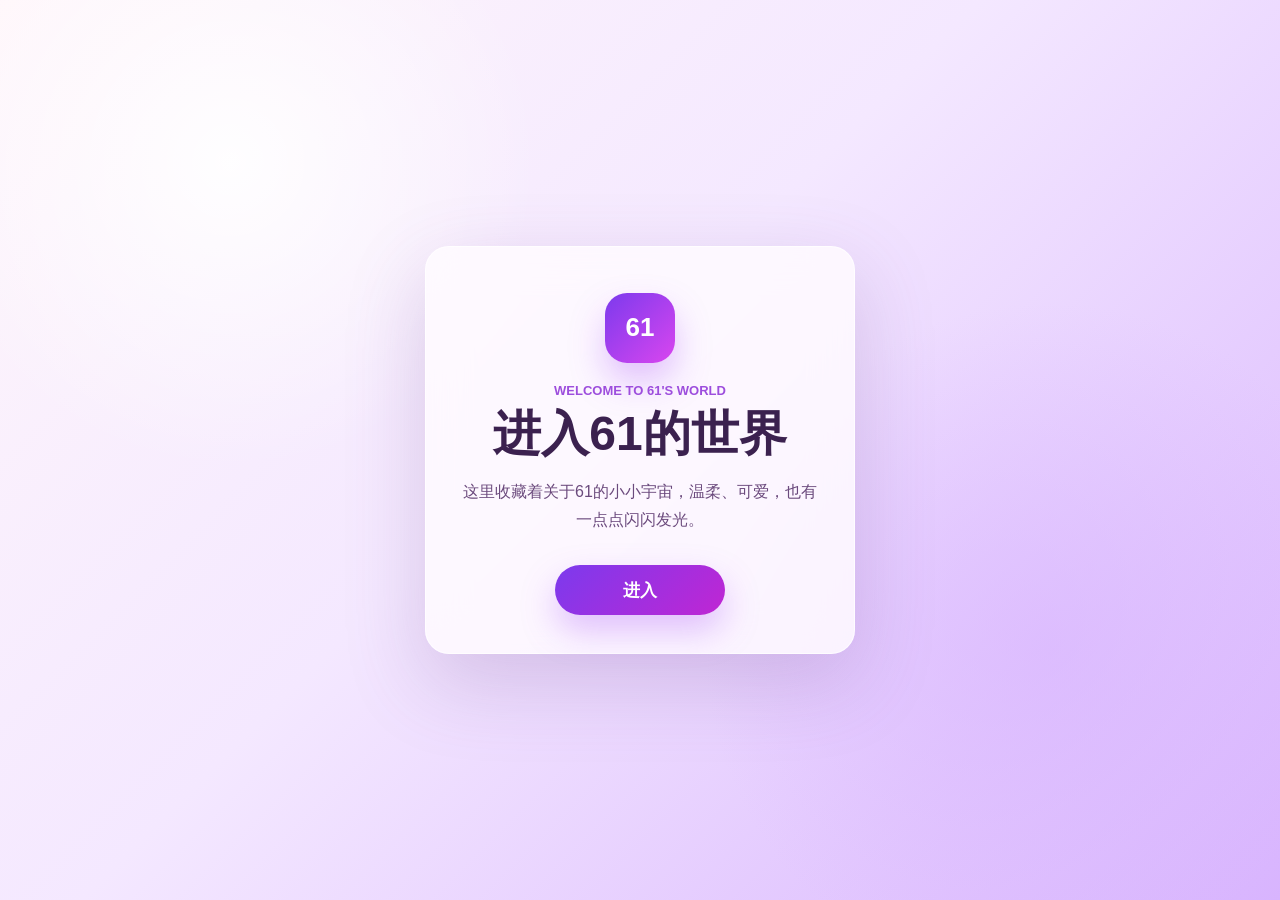
<file: index.html>
<!DOCTYPE html>
<html lang="zh-CN">
<head>
  <meta charset="UTF-8">
  <meta name="viewport" content="width=device-width, initial-scale=1.0">
  <title>进入61的世界</title>
  <link rel="stylesheet" href="style.css">
</head>
<body>
  <main class="login-page">
    <section class="login-card">
      <div class="brand-mark">61</div>
      <p class="eyebrow">Welcome to 61's World</p>
      <h1>进入61的世界</h1>
      <p class="intro">这里收藏着关于61的小小宇宙，温柔、可爱，也有一点点闪闪发光。</p>
      <a class="enter-button" href="welcome.html">进入</a>
    </section>
  </main>
</body>
</html>
</file>
<file: style.css>
* {
  box-sizing: border-box;
}

body {
  margin: 0;
  min-height: 100vh;
  font-family: "Segoe UI", Arial, sans-serif;
  color: #3b214f;
  background:
    radial-gradient(circle at 18% 18%, rgba(255, 255, 255, 0.92), transparent 24%),
    radial-gradient(circle at 82% 72%, rgba(216, 180, 254, 0.58), transparent 28%),
    linear-gradient(135deg, #fff7fb 0%, #f4e8ff 45%, #d8b4fe 100%);
}

.login-page {
  min-height: 100vh;
  display: grid;
  place-items: center;
  padding: 24px;
}

.login-card {
  width: min(100%, 430px);
  padding: 46px 34px 38px;
  border: 1px solid rgba(255, 255, 255, 0.72);
  border-radius: 24px;
  background: rgba(255, 252, 255, 0.82);
  box-shadow: 0 28px 80px rgba(115, 75, 145, 0.22);
  backdrop-filter: blur(20px);
  text-align: center;
  animation: cardRise 760ms cubic-bezier(0.2, 0.9, 0.2, 1.12) both;
}

.brand-mark {
  width: 70px;
  height: 70px;
  display: grid;
  place-items: center;
  margin: 0 auto 20px;
  border-radius: 22px;
  background: linear-gradient(135deg, #7c3aed, #d946ef);
  color: white;
  font-size: 26px;
  font-weight: 900;
  box-shadow: 0 18px 34px rgba(168, 85, 247, 0.34);
}

.eyebrow {
  margin: 0 0 10px;
  color: #9d4edd;
  font-size: 13px;
  font-weight: 800;
  letter-spacing: 0;
  text-transform: uppercase;
}

h1 {
  margin: 0;
  font-size: clamp(34px, 7vw, 48px);
  line-height: 1.08;
}

.intro {
  margin: 18px 0 0;
  color: #6b4a7d;
  font-size: 16px;
  line-height: 1.8;
}

.enter-button {
  display: inline-flex;
  align-items: center;
  justify-content: center;
  min-width: 170px;
  min-height: 50px;
  margin-top: 30px;
  padding: 0 28px;
  border-radius: 999px;
  background: linear-gradient(135deg, #7c3aed, #c026d3);
  color: white;
  font-size: 17px;
  font-weight: 800;
  text-decoration: none;
  box-shadow: 0 16px 34px rgba(168, 85, 247, 0.34);
  transition:
    transform 180ms ease,
    box-shadow 180ms ease,
    filter 180ms ease;
}

.enter-button:hover {
  transform: translateY(-3px);
  box-shadow: 0 22px 46px rgba(168, 85, 247, 0.42);
  filter: brightness(1.05);
}

.enter-button:active {
  transform: translateY(-1px) scale(0.98);
}

@keyframes cardRise {
  from {
    opacity: 0;
    transform: translateY(28px) scale(0.96);
  }

  to {
    opacity: 1;
    transform: translateY(0) scale(1);
  }
}

@media (max-width: 520px) {
  .login-card {
    padding: 38px 24px 32px;
    border-radius: 20px;
  }
}
</file>
